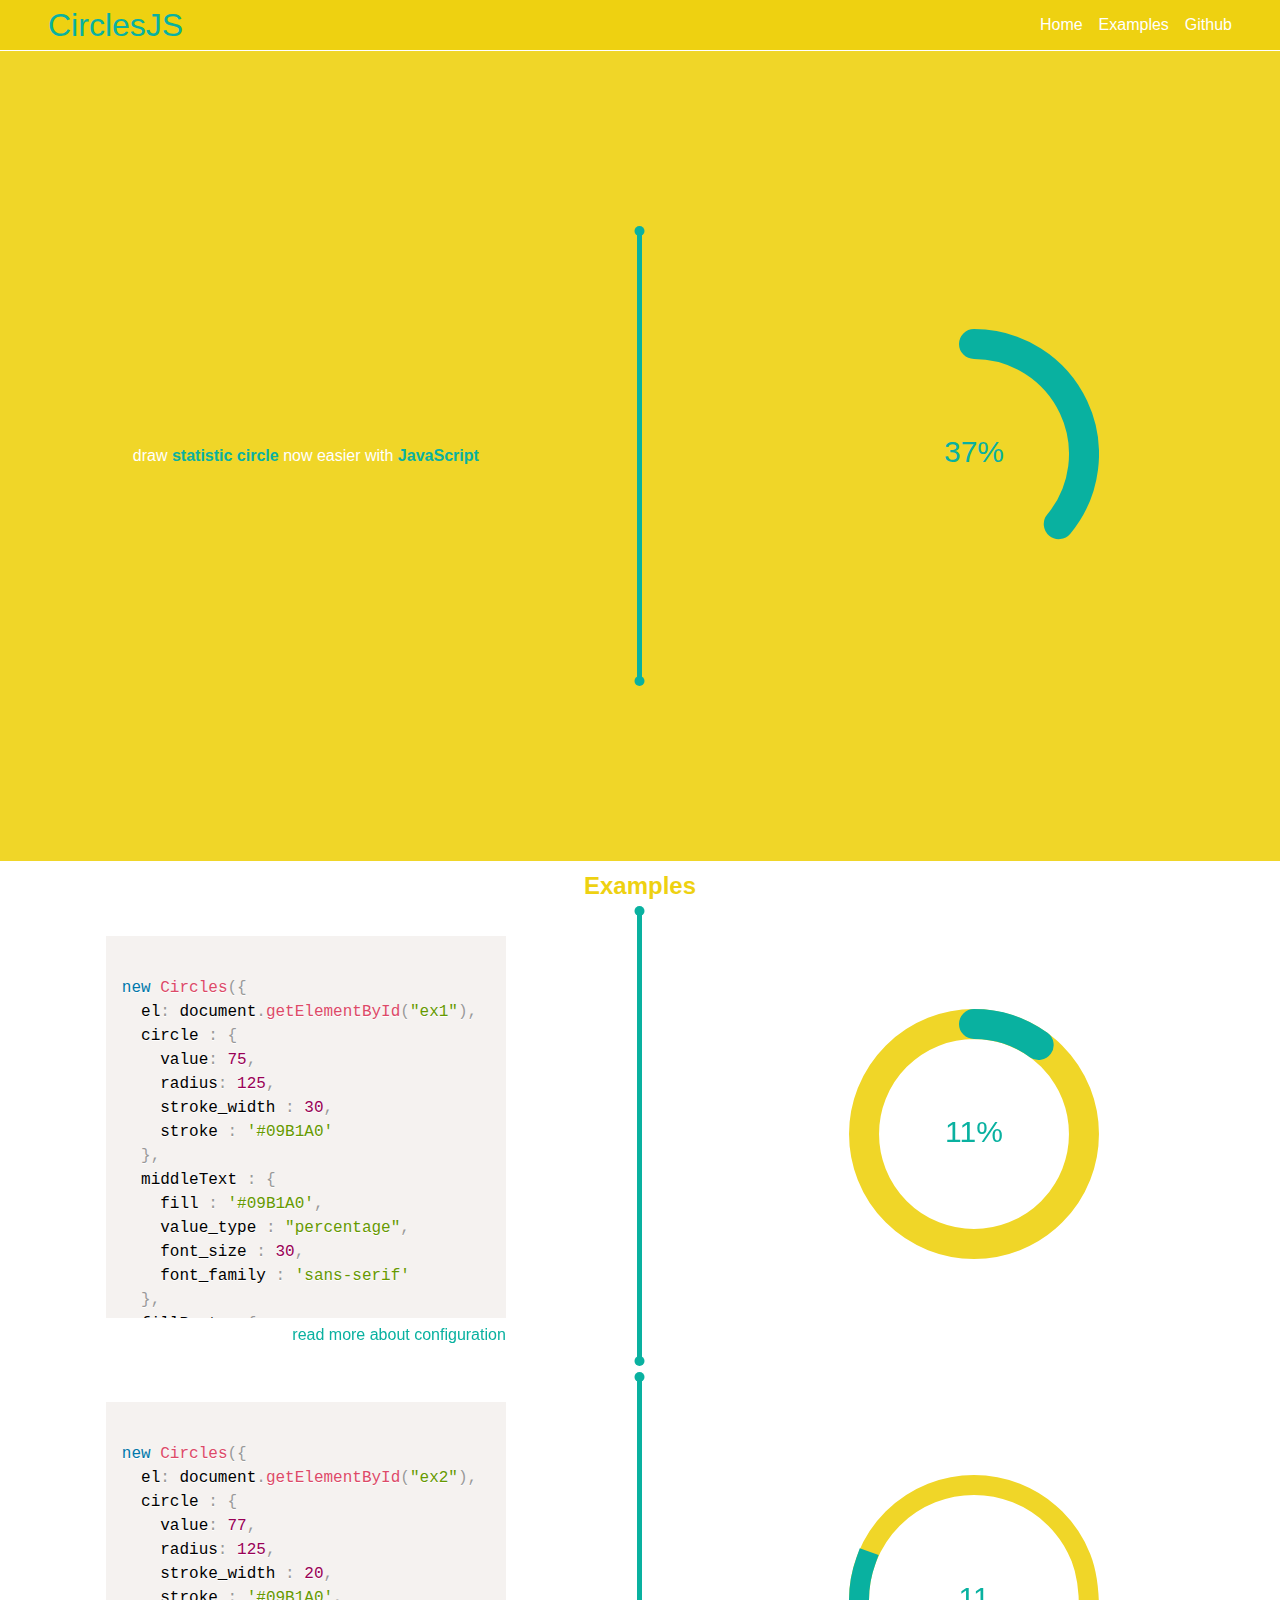
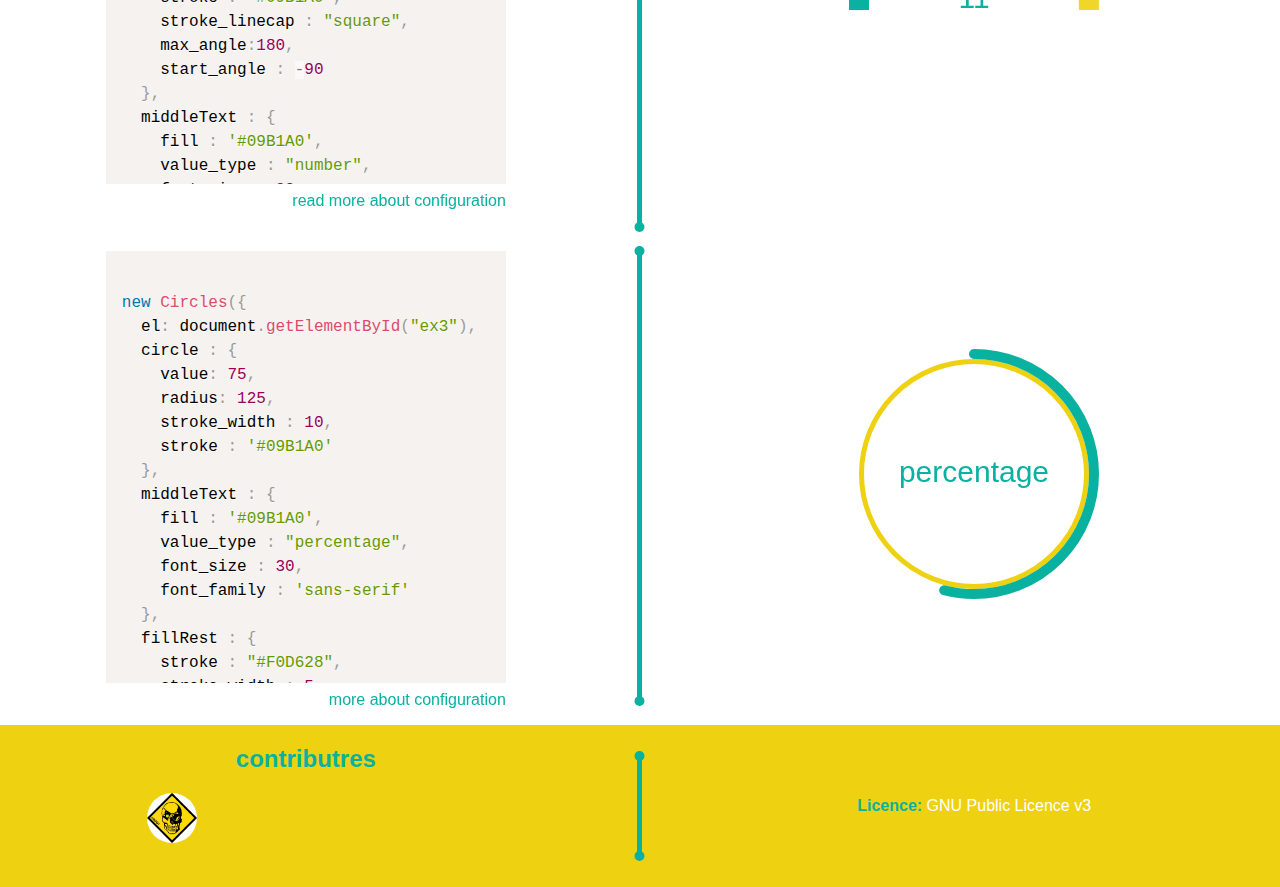
<file: CirclesJS/index.html>
<!DOCTYPE html>
<html lang="en">
<head>
  <meta charset="UTF-8">
  <meta name="viewport" content="width=device-width, initial-scale=1.0">
  <meta http-equiv="X-UA-Compatible" content="ie=edge">
  <title>CirclesJS Home</title>
  <script src="js/CirclesJS.min.js"></script>
  <script src="js/prism.js"></script>
  <link rel="stylesheet" href="css/prism.css">
  <link rel="stylesheet" href="css/index.css">
</head>
<body>
  <section id="banner" role="banner">
    <!-- #region header-->
    <header id="top-header">
      <div class="container">
        <div id="logo">
          <h1>CirclesJS</h1>
        </div>
        <nav id="navigation-menu" role="navigation">
          <ul>
            <li><a href="index.html">Home</a></li>
            <li><a href="index.html#examples">Examples</a></li>
            <li><a href="https://www.github.com/Suicv/CirclesJS">Github</a></li>
          </ul>
        </nav>
      </div>
    </header>
    <!-- #endregion header -->
    <!-- #region banner-->
    <div class="container">
      <div class="presentation">
        <div>
          <p>draw <strong>statistic circle</strong> now easier with <strong>JavaScript</strong></p>
        </div>
        <span class="separator"></span>
        <div>
          <svg class="circle" id="presCircle" viewBox="0 0 250 250"></svg>
        </div>
      </div>
    </div>
    <!-- #endregion banner -->
  </section>

  <section id="examples">
    <div class="container">
      <div id="example-text">
        <h2>Examples</h2>
      </div>
      <!-- #region example1 -->
      <div class="example-content">
        <div class="presentation">
          <div class="example-code">
            <pre class="language-js">
              <code class="language-js">
new Circles({
  el: document.getElementById("ex1"),
  circle : {
    value: 75,
    radius: 125,
    stroke_width : 30,
    stroke : '#09B1A0'
  },
  middleText : {
    fill : '#09B1A0',
    value_type : "percentage",
    font_size : 30,
    font_family : 'sans-serif'
  },
  fillRest : {
    stroke : "#F0D628"
  }
}).animate(5000)
              </code>
            </pre>
            <p style="text-align: right;"><a href="documentation.html">read more about configuration</a></p>
          </div>
          <span class="separator"></span>
          <div>
            <svg class="circle" viewBox="0 0 250 250" id="ex1"></svg>
          </div>
        </div>
      </div>
      <!-- #endregion example1-->
      <!-- #region example2 -->
      <div class="example-content">
        <div class="presentation">
          <div class="example-code">
            <pre class="language-js">
              <code class="language-js">
new Circles({
  el: document.getElementById("ex2"),
  circle : {
    value: 77,
    radius: 125,
    stroke_width : 20,
    stroke : '#09B1A0',
    stroke_linecap : "square",
    max_angle:180,
    start_angle : -90
  },
  middleText : {
    fill : '#09B1A0',
    value_type : "number",
    font_size : 30,
    font_family : 'sans-serif'
  },
  fillRest : {
    stroke : "#F0D628"
  }
}).animate(5000)
              </code>
            </pre>
            <p style="text-align: right;"><a href="documentation.html">read more about configuration</a></p>
          </div>
          <span class="separator"></span>
          <div>
            <svg class="circle" viewBox="0 0 250 250" id="ex2"></svg>
          </div>
        </div>
      </div>
      <!-- #endregion example2 -->
      <!-- #region example3 -->
      <div class="example-content">
        <div class="presentation">
          <div class="example-code">
            <pre class="language-js" style="text-align: left; overflow: scroll; height: 400px;">
              <code class="language-js">
new Circles({
  el: document.getElementById("ex3"),
  circle : {
    value: 75,
    radius: 125,
    stroke_width : 10,
    stroke : '#09B1A0'
  },
  middleText : {
    fill : '#09B1A0',
    value_type : "percentage",
    font_size : 30,
    font_family : 'sans-serif'
  },
  fillRest : {
    stroke : "#F0D628",
    stroke_width : 5,
    radius: 125-10
  }
}).animate(5000)
              </code>
            </pre>
            <p style="text-align: right;"><a href="documentation.html">more about configuration</a></p>
          </div>
          <span class="separator"></span>
          <div>
            <svg class="circle" viewBox="0 0 250 250" id="ex3"></svg>
          </div>
        </div>
      </div>
      <!-- #endregion example3 -->
    </div>
  </section>

  <footer>
    <div class="container presentation">
      <div class="contributres">
        <h2>contributres</h2>
        <div>
          <a href="https://www.github.com/SuicV"><img class="contributer-img" src="img/suicv_cont.jpg" title="SuicV github"></a>
        </div>
      </div>
      <span class="separator"></span>
      <div class="Licence">
        <p><strong>Licence:</strong> GNU Public Licence v3</p>
      </div>
    </div>
  </footer>
  <script>
    // presentation circle 
    new Circles({
      el: document.getElementById("presCircle"),
      circle : {
        value: 100,
        radius: 125,
        stroke_width : 30,
        stroke : '#09B1A0'
      },
      middleText : {
        fill : '#09B1A0',
        value_type : "percentage",
        font_size : 30,
        font_family : 'sans-serif'
      }
    }).animate(2000)
    // example 1
    new Circles({
      el: document.getElementById("ex1"),
      circle : {
        value: 75,
        radius: 125,
        stroke_width : 30,
        stroke : '#09B1A0'
      },
      middleText : {
        fill : '#09B1A0',
        value_type : "percentage",
        font_size : 30,
        font_family : 'sans-serif'
      },
      fillRest : {
        stroke : "#F0D628"
      }
    }).animate(5000)
    // example 2
    new Circles({
      el: document.getElementById("ex2"),
      circle : {
        value: 77,
        radius: 125,
        stroke_width : 20,
        stroke : '#09B1A0',
        stroke_linecap : "square",
        max_angle:180,
        start_angle : -90
      },
      middleText : {
        fill : '#09B1A0',
        value_type : "number",
        font_size : 30,
        font_family : 'sans-serif'
      },
      fillRest : {
        stroke : "#F0D628"
      }
    }).animate(5000)
    // example 3 
    new Circles({
      el: document.getElementById("ex3"),
      circle : {
        value: 75,
        radius: 125,
        stroke_width : 10,
        stroke : '#09B1A0'
      },
      middleText : {
        fill : '#09B1A0',
        text : "percentage",
        font_size : 30,
        font_family : 'sans-serif'
      },
      fillRest : {
        stroke : "#eed111",
        stroke_width : 5,
        radius: 115
      }
    }).animate(1000)
  </script>
</body>
</html>
</file>
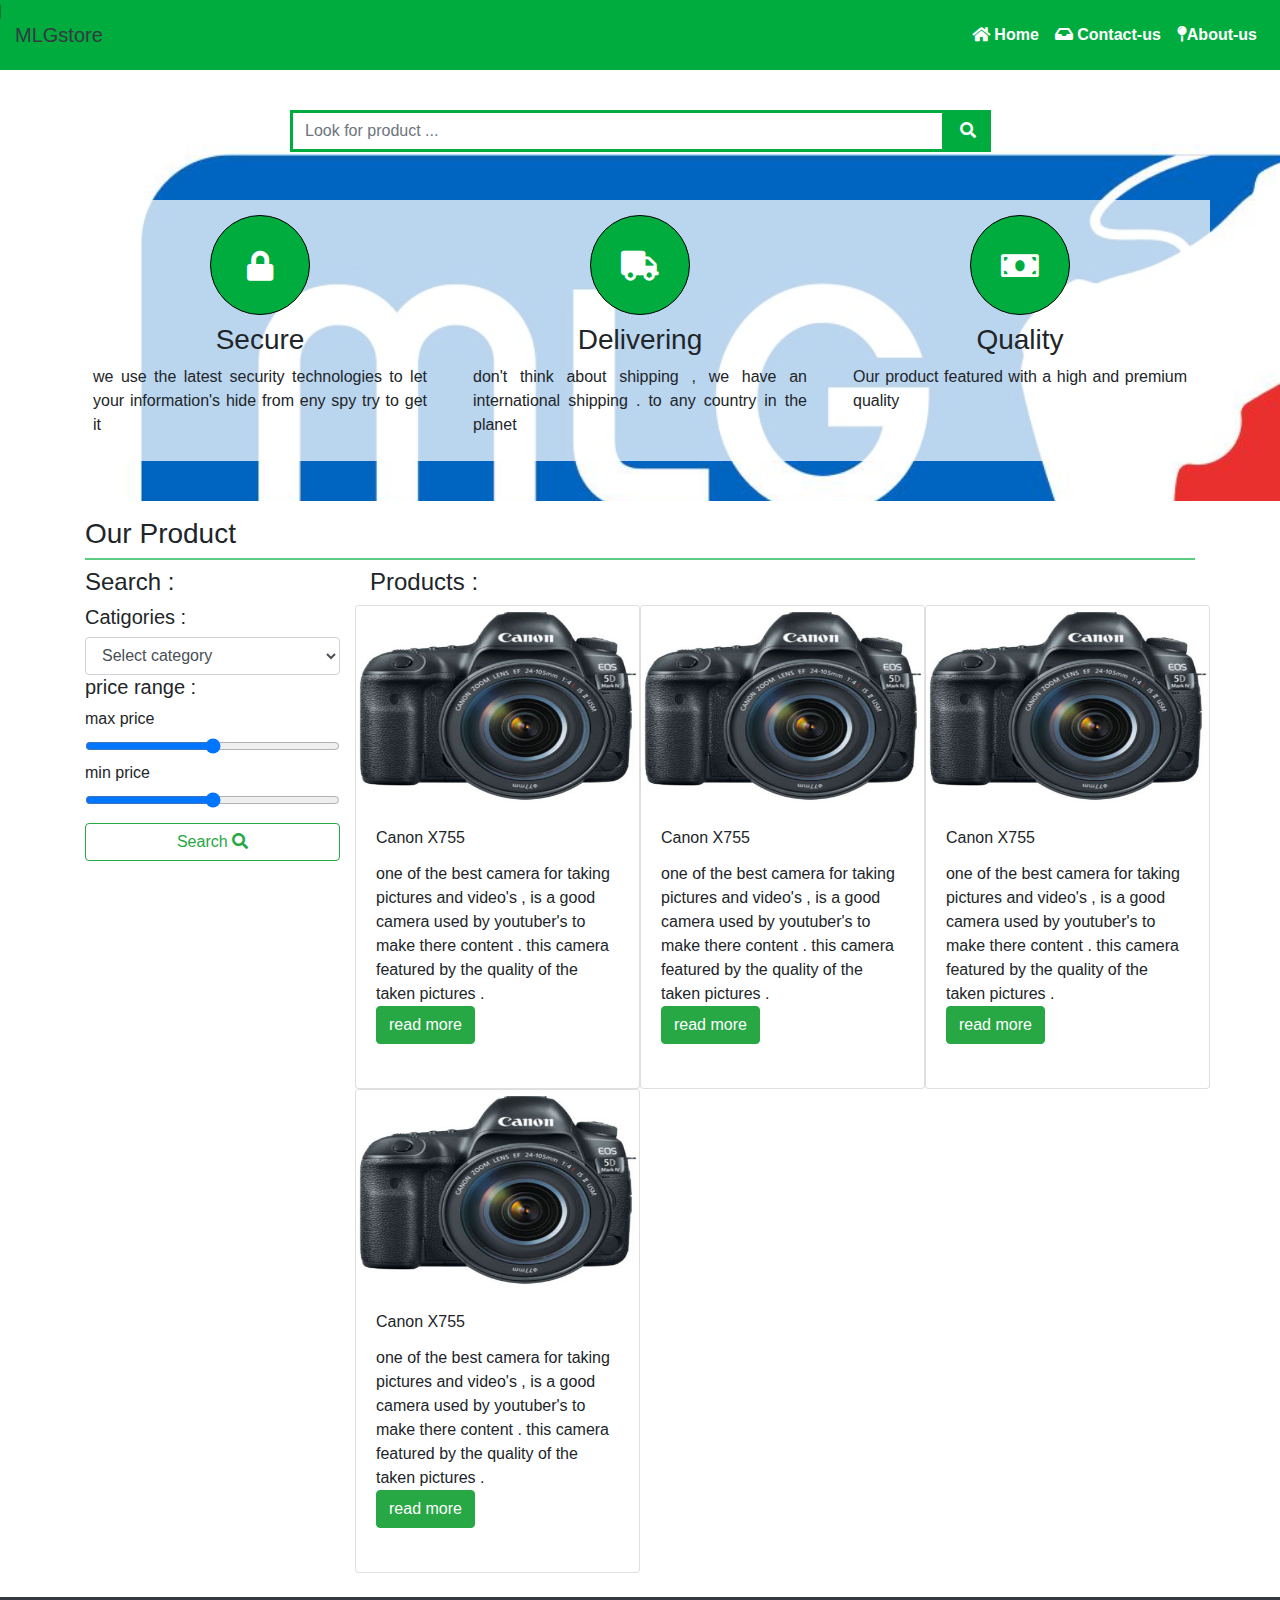
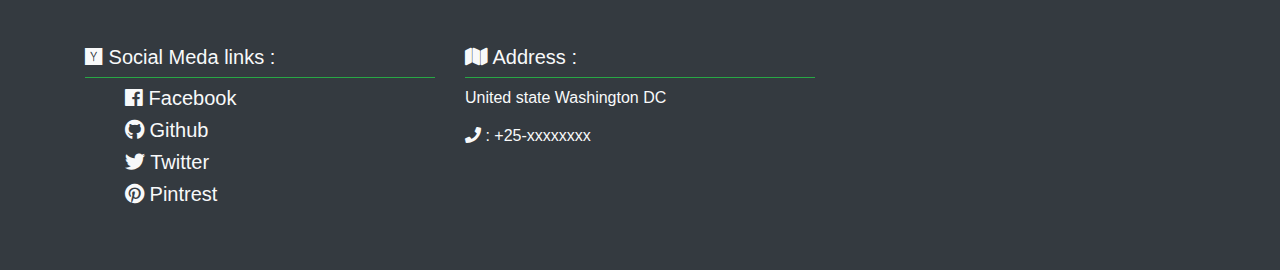
<file: MLGstore/index.html>
<!DOCTYPE html>
<html xmlns="http://www.w3.org/1999/html">
		<head>
			<title></title>
			<meta charset="UTF-8" />
			<meta name="viewport" content="width=device-width, initial-scale=1.0">
			<!-- STYLESHEET -->
			<link rel="stylesheet" href="../Type it/css/bootstrap/bootstrap-grid.min.css"/>
			<link rel="stylesheet" href="../Type it/css/bootstrap/bootstrap.min.css"/>
			<link rel="stylesheet" href="../Type it/css/font-awesome/css/fontawesome-all.min.css
"/>
			<link rel="stylesheet" type="text/css" href="css.css" />
		</head>
		<body>
			<!-- START HEADER-->
			<header class="navbar navbar-light navbar-expand-lg p-0" >
				<div class="container-fluid" >
					<a class="navbar-brand text-dark navbar-logo" href="#">MLGstore</a>
					<button class="navbar-toggler" type="button" data-toggle="collapse" data-target="#navigation-bar" aria-controls="navigation-bar" aria-expanded="false" aria-label="Toggle navigation">
						<span class="navbar-toggler-icon" style="color:black !important; border-color:white !important;"></span>
					</button>
					<nav id="navigation-bar" class="collapse navbar-collapse justify-content-lg-end">
						<ul class="navbar-nav">
							<li class="nav-item">
								<a class="nav-link pl-2 pr-2 p-0" href="#"><i class="fas fa-home"></i> Home</a>
							</li>
							<li class="nav-item">
								<a class="nav-link pl-2 pr-2 p-0" href="#"><i class="fas fa-inbox"></i> Contact-us</a>
							</li>
							<li class="nav-item">
								<a class="nav-link pl-2 pr-2 p-0" href="#"><i class="fas fa-map-pin"></i>About-us</a>
							</li>
						</ul>
					</nav>
				</div>
			</header><!-- END HEADER -->
			<!-- START SLIDE MENU -->
			<div id="slide-menu">
				<h5 style="text-align: right;"><i id="closeBtn" class="fas fa-backward"></i></h5>
				<nav role="navigation">
					<div id="Home" class="d-none">
						<h3>Home</h3>
						<ul>
							<li><a href="#feature">Feature</a></li>
							<li><a href="#product-by-category">Products</a></li>
							<li><a href="#address">Address</a></li>
							<li><a href="#social-media">Social Media</a></li>
							<li><a href="#footer">Bottom</a></li>
						</ul>
					</div>
					<div id="Contact-us" class="d-none">
						<h3>contact us</h3>
						<ul>
							<li><a href="#feature">Feature</a></li>
							<li><a href="#product-by-category">Products</a></li>
							<li><a href="#address">Address</a></li>
							<li><a href="#social-media">Social Media</a></li>
							<li><a href="#footer">Bottom</a></li>
						</ul>
					</div>
					<div id="About-us" class="d-none">
						<h3>About Us</h3>
						<ul>
							<li><a href="#feature">Feature</a></li>
							<li><a href="#product-by-category">Products</a></li>
							<li><a href="#address">Address</a></li>
							<li><a href="#social-media">Social Media</a></li>
							<li><a href="#footer">Bottom</a></li>
						</ul>
					</div>
				</nav>
			</div><!-- END SLID MENU -->
			<!-- START SEARCH SECTION -->
			<section class="search-section" role="search">
				<div class="search-product">
					<form class="search-product-form col-12 d-block " action="#">
						<div id="search-product" style="max-width: 700px ;min-width: 200px; margin:0 auto;" >
							<div class="input-group">
								<input class="form-control" type="search" autocomplete="off" placeholder="Look for product ..." aria-describedby="search"/>
								<div class="input-group-prepend d-inline">
									<button class="btn" id="search"><i class="fas fa-search"></i></button>
								</div>
							</div>
							<div id="search-results" style="background-color:white;">
							</div>
						</div>
					</form>
				</div>
				<div class="container pt-5">
					<div class="row">
						<!-- FEATURE SECURITY-->
						<div class="col-md-4 col-sm-12 feature">
							<div class="feature-icon d-inline-block">
								<i class="fas fa-lock"></i>
							</div>
							<div class="feature-presentation p-2">
								<h3>Secure</h3>
								<p>we use the latest security technologies to let your information's hide from eny spy try to get it </p>
							</div>
						</div>
						<!-- DELIVERING FEATURE -->
						<div class="col-md-4 col-sm-12 feature">
							<div class="feature-icon d-inline-block">
								<i class="fas fa-truck"></i>
							</div>
							<div class="feature-presentation p-2">
								<h3>Delivering</h3>
								<p>don't think about shipping , we have an international shipping . to any country in the planet</p>
							</div>
						</div>
						<!-- QUALITY FEATURE -->
						<div class="col-md-4 col-sm-12 feature">
							<div class="feature-icon d-inline-block">
								<i class="fas fa-money-bill"></i>
							</div>
							<div class="feature-presentation p-2">
								<h3>Quality</h3>
								<p>Our product featured with a high and premium quality  </p>
							</div>
						</div>
					</div>
				</div>
			</section><!--END SEARCH SECTION -->
			<!-- START SHOWING  PRODUCT -->
			<section class="container pb-4">
				<div>
					<h3 class="pb-2 pt-3" style="border-bottom : 2px solid rgba(0, 172, 61, 0.63) ;">Our Product</h3>
					<div class="row">
						<aside class="col-md-12 col-lg-3">
							<h4>Search : </h4>
							<!-- START SEARCH BY CATEGORIES-->
							<div class="categories">
								<h5>Catigories :</h5>
								<select name="catigory" id="" class="w-100 form-control">
									<option value="">Select category</option>
									<option value="vedio-games">video games</option>
									<option value="laptop's">laptop's</option>
									<option value="pc-gamer">pc-gamer</option>
									<option value="setup">setup</option>
									<option value="camera">camera</option>
								</select>
							</div><!-- END SEARCH BY CATEGORIES -->
							<!-- START SEARCH BY PRICE-->
							<div class="price-range">
								<h5>price range :</h5>
								<span>max price</span>
								<input id="max-price" class="w-100 form-control" type="range" min="0" step="50" max="20000" />
								<span>min price</span>
								<input id="min-price" class="w-100 form-control" type="range" min="0" step="50" max="20000" />
								<span id="range-price"></span>
							</div>
							<!-- END SEARCH BY PRICE -->
							<button class="btn btn-outline-success w-100 mt-2">Search <i class="fas fa-search"></i> </button>
						</aside>
						<div class="col-md-12 col-lg-9">
							<h4>Products : </h4>
							<div class="row">
								<div class="product card col-sm-12 col-md-4 pb-4 pl-0 pr-0">
									<img class="product-img card-img-top w-100" src="img/canon.png" alt="camera"/>
									<div class="product-info card-body">
										<div class="product-name card-title">Canon X755</div>
										<div class="product-presentation card-text">one of the best camera for taking pictures and video's ,
											is a good camera used by youtuber's to make there content .
											this camera featured by the quality of the taken pictures .
										</div>
										<a class="btn btn-success" href="#">read more</a>
									</div>
								</div>
								<div class="product card col-sm-12 col-md-4 pb-4 pl-0 pr-0">
									<img class="product-img card-img-top w-100" src="img/canon.png" alt="camera"/>
									<div class="product-info card-body">
										<div class="product-name card-title">Canon X755</div>
										<div class="product-presentation card-text">one of the best camera for taking pictures and video's ,
											is a good camera used by youtuber's to make there content .
											this camera featured by the quality of the taken pictures .
										</div>
										<a class="btn btn-success" href="#">read more</a>
									</div>
								</div>
								<div class="product card col-sm-12 col-md-4 pb-4 pl-0 pr-0">
									<img class="product-img card-img-top w-100" src="img/canon.png" alt="camera"/>
									<div class="product-info card-body">
										<div class="product-name card-title">Canon X755</div>
										<div class="product-presentation card-text">one of the best camera for taking pictures and video's ,
											is a good camera used by youtuber's to make there content .
											this camera featured by the quality of the taken pictures .
										</div>
										<a class="btn btn-success" href="#">read more</a>
									</div>
								</div>
								<div class="product card col-sm-12 col-md-4 pb-4 pl-0 pr-0">
									<img class="product-img card-img-top w-100" src="img/canon.png" alt="camera"/>
									<div class="product-info card-body">
										<div class="product-name card-title">Canon X755</div>
										<div class="product-presentation card-text">one of the best camera for taking pictures and video's ,
											is a good camera used by youtuber's to make there content .
											this camera featured by the quality of the taken pictures .
										</div>
										<a class="btn btn-success" href="#">read more</a>
									</div>
								</div>
							</div>
						</div>
					</div>
				</div>
			</section><!-- END SHOWING PRODUCT-->

			<!-- SART FOOTER -->
			<footer id="footer" class="container-fluid bg-dark">
				<div class="container pt-5 pb-5">
					<div class="row">
						<!-- START SOCIAL MEDA LINKS-->
						<div class="socialmeda col-sm-12 col-md-4" id="social-media">
							<h5 class="text-light border-success border-bottom pb-2"><i class="fab fa-hacker-news"></i> Social Meda links : </h5>
							<ul>
								<li><h5><a class="text-light " href="#"><i class="fab fa-facebook"></i> Facebook</a></h5></li>
								<li><h5><a class="text-light" href="#"><i class="fab fa-github"></i> Github</a></h5></li>
								<li><h5><a class="text-light" href="#"><i class="fab fa-twitter"></i> Twitter</a></h5></li>
								<li><h5><a class="text-light" href="#"><i class="fab fa-pinterest"></i> Pintrest</a></h5></li>
							</ul>
						</div><!-- END SOCIAL MEDIA LINKS -->
						<div class="socialmeda col-sm-12 col-md-4" id="address">
							<h5 class="text-light border-success border-bottom pb-2"><i class="fas fa-map"></i> Address :</h5>
							<address class="text-light">
								United state Washington DC

							</address>
							<h6 class="text-light"><i class="fas fa-phone"></i> : +25-xxxxxxxx</h6>
						</div>

					</div>
				</div>
			</footer><!-- END FOOTER-->
			<div id="scroll-top" class="btn btn-success d-none" >
				<h3><i class="fas fa-arrow-up"></i></h3>
			</div>
			<!-- SCRIPTS -->
			<script type="text/javascript" src="../Type it/js/jquery.js"></script>
			<script type="text/javascript" src="../Type it/js/bootstrap.min.js"></script>
			<script type="text/javascript" src="../Type it/js/bootstrap.bundle.min.js"></script>
			<script src="app.js" type="text/javascript"></script>
		</body>
	</html>
</file>
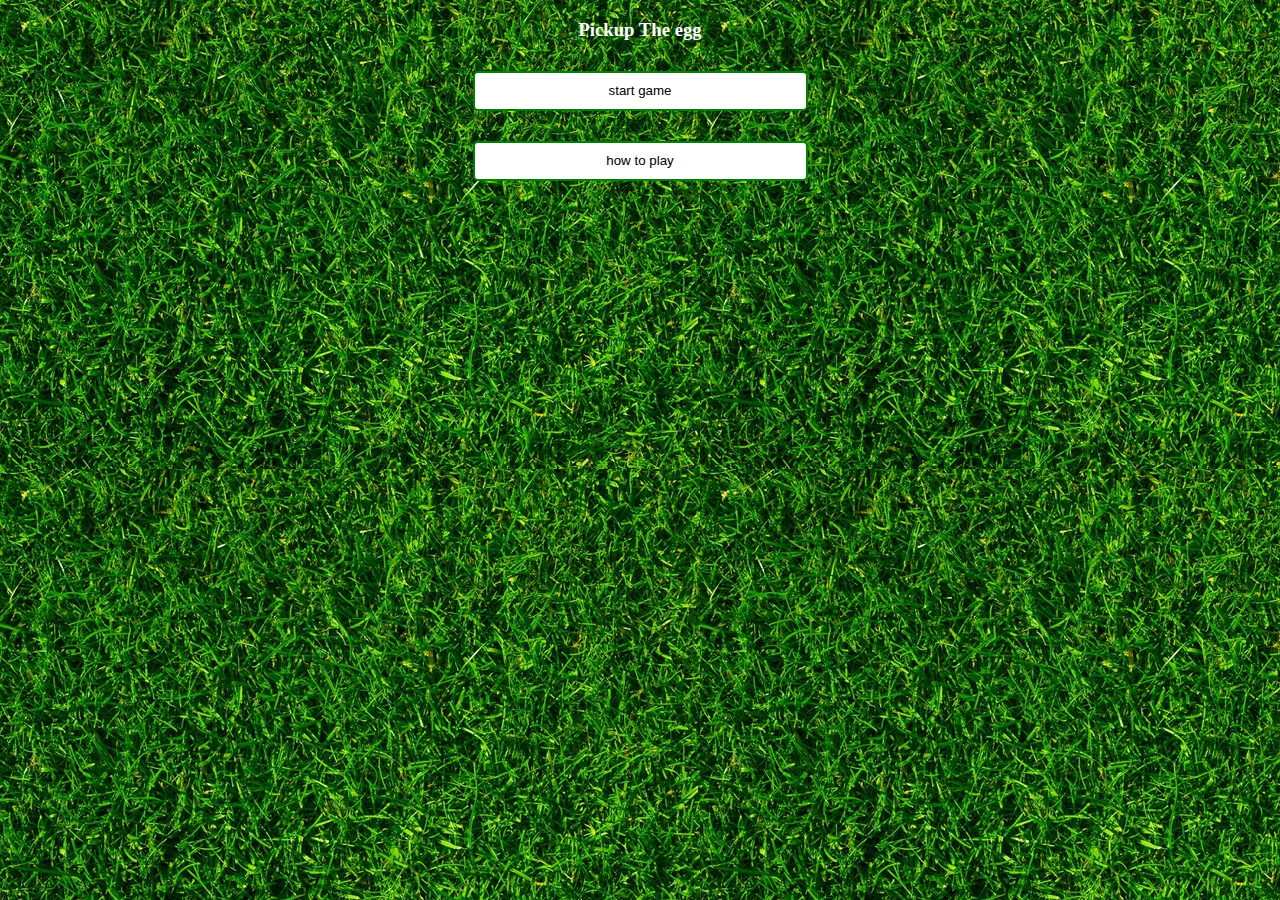
<file: pickup egg/index.html>
<!doctype html>
<html lang="en">
<head>
	<meta charset="UTF-8">
	<title>Pickup egg</title>
	<link rel="stylesheet" href="game.css"/>
</head>
<body>
	<div class="menu">
		<div id="logo">
			<h3>Pickup The egg</h3>
		</div>
		<button class="menu-btn" id="stargame-btn">
			start game
		</button>
		<button class="menu-btn" id="rulesgame-btn">
			how to play
		</button>
	</div>
	<div style="display: none;" id="how-to-play">
		<p style="padding-left: 50px;">the main rule of the game is to pickup dropped eggs without crashing more than 4 eggs if that's happen this game is over .</p>
	</div>
	<div style="display: none;" id="game-screen">
		<p id="score-board">score : <strong id="score">0</strong> || crashed eggs : <strong id="crashed-eggs">0</strong></p>
		<div class="chicken-row">
			<img class="chicken" src="img/chicken.svg" alt=""/>
			<img class="chicken" src="img/chicken.svg" alt=""/>
			<img class="chicken" src="img/chicken.svg" alt=""/>
		</div>
		<div class="bag-div">
			<img class="bag" src="img/bag.png" alt=""/>
		</div>
	</div>
	<div style="display: none;" id="game-over">
		<h3>game over . your high score : <strong id="high-score"></strong></h3>
	</div>
	<script src="game.js"></script>
</body>
</html>
</file>
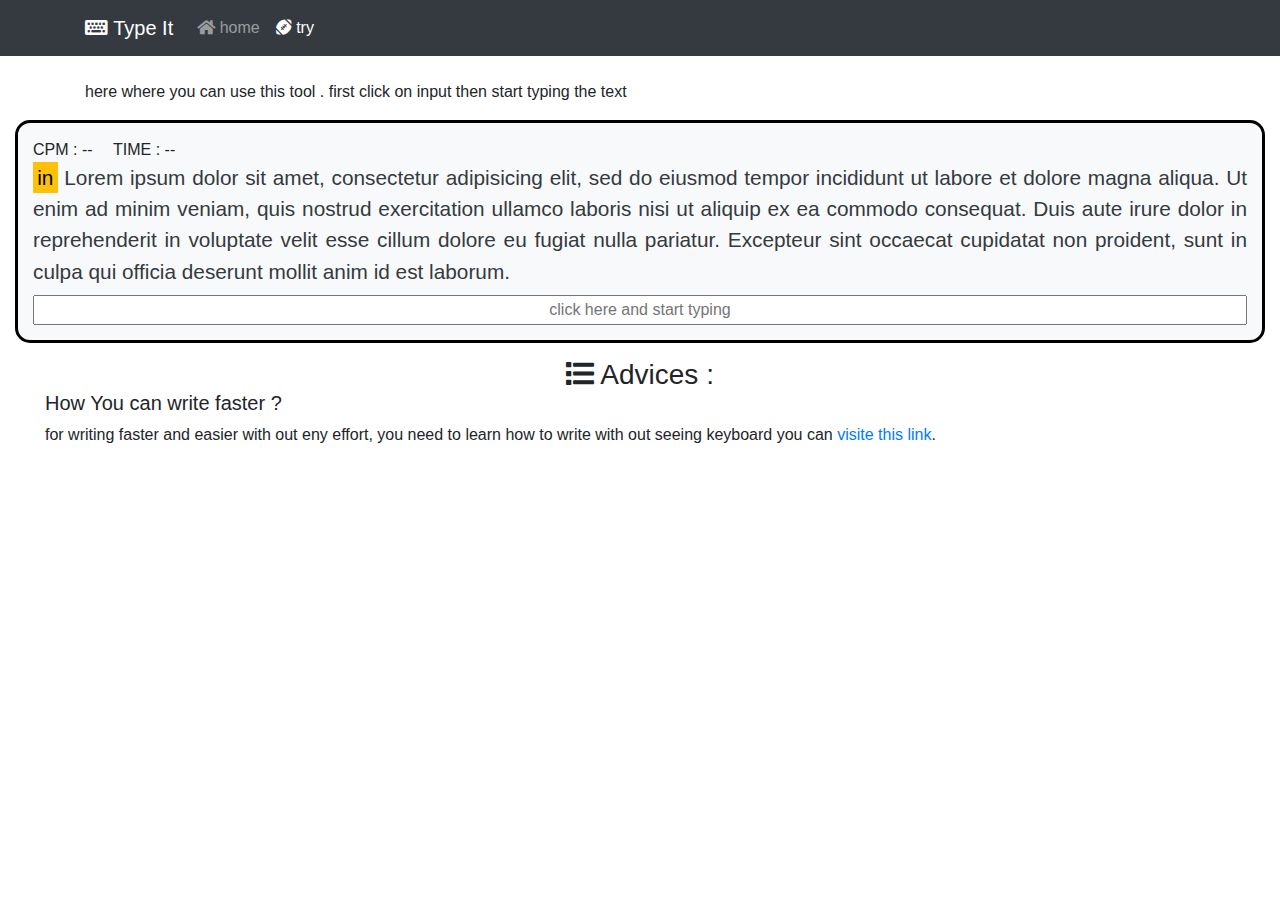
<file: Type it/try.html>
<!DOCTYPE html>
<html>
	<head>
		<title>Try It : tool</title>
		<meta charset="UTF-8" />
		<meta name="viewport" content="width=device-width, initial-scale=1.0">

		<!-- STYLESHEET -->
		<link rel="stylesheet" type="text/css" href="css/bootstrap/bootstrap-grid.min.css" />
		<link rel="stylesheet" type="text/css" href="css/bootstrap/bootstrap.min.css" />
		<link rel="stylesheet" href="css/font-awesome/css/fontawesome-all.min.css"/>
		<link rel="stylesheet" type="text/css" href="css/try.css" />
	</head>
	<body>
		<!-- START OF HEADER -->
		<header class="navbar navbar-expand-lg  navbar-dark bg-dark">
			<div class="container">
				<div>
					<a class="navbar-brand" href="index.html"><i class="fas fa-keyboard"> </i> Type It</a>
				</div>
				<button class="navbar-toggler" type="button" data-toggle="collapse" data-target="#navbarSupportedContent" aria-controls="navbarSupportedContent" aria-expanded="false" aria-label="Toggle navigation">
					<span class="navbar-toggler-icon"></span>
				</button>
				<nav  class="collapse navbar-collapse" id="navbarSupportedContent">
					<ul class="navbar-nav">
						<li class="nav-item ">
							<a class="nav-link" href="index.html"><i class="fas fa-home"></i> home</a>
						</li>
						<li class="nav-item active ">
							<a class="nav-link" href=try.html"><i class="fas fa-football-ball"></i> try</a>
						</li>
					</ul>
				</nav>
			</div>
		</header><!-- END OF HEADER-->

		<!-- START CONTENT -->
		<div class="container-fluid mt-4 ">
			<div class="container">
				<p>here where you can use this tool . first click on input then start typing the text</p>
			</div>
			<!-- START RESULTS DIV-->
			<div class="resultes" id="results">
			</div><!-- END RESULTS DIV-->

			<!--START TOOL DIV-->
			<div class="tool bg-light">
				<div class="statistics">
					<div class="d-inline mr-3" id="CPM">
						<h6 class="d-inline">CPM : </h6>
						<span>--</span>
					</div>
					<div class="d-inline" id="time">
						<h6 class="d-inline">TIME : </h6>
						<span>--</span>
					</div>
				</div>
				<div class="textToWrite" >
					<span class="text-dark unwrited" id="text_2_write"></span>
				</div>
				<!-- INPUT OF TYPING-->
				<input class="typing mt-2" value="" placeholder="click here and start typing"/>
			</div><!-- END TOOL DIV -->

			<!-- START INFO DIV-->
			<div class="row container-fluid" style="margin-left:0;margin-right: 0;">
				<div class="col-12">
					<div style="text-align: center;">
						<h3 class="d-inline"><i class="fas fa-list"></i> Advices :</h3>
					</div>
					<h5>How You can write faster ?</h5>
					<p>for writing faster and easier with out eny effort, you need to learn how to write with out seeing keyboard
					you can <a href="https://www.ratatype.com/learn/" target="_blank">visite this link</a>.</p>
				</div>
			</div><!-- END INFO DIV -->
		</div>

		<!-- END CONTENT -->
		<!-- SCRIPTS -->
		<script type="text/javascript" src="js/jquery.js"></script>
		<script type="text/javascript" src="js/bootstrap.min.js"></script>
		<script type="text/javascript" src="js/bootstrap.bundle.min.js"></script>
		<script src="js/app.js" type="text/javascript"></script>
	</body>
</html>
</file>
<file: CirclesJS/css/prism.css>
/* PrismJS 1.15.0
https://prismjs.com/download.html#themes=prism&languages=markup+css+clike+javascript */
/**
 * prism.js default theme for JavaScript, CSS and HTML
 * Based on dabblet (http://dabblet.com)
 * @author Lea Verou
 */

code[class*="language-"],
pre[class*="language-"] {
	color: black;
	background: none;
	text-shadow: 0 1px white;
	font-family: Consolas, Monaco, 'Andale Mono', 'Ubuntu Mono', monospace;
	text-align: left;
	white-space: pre;
	word-spacing: normal;
	word-break: normal;
	word-wrap: normal;
	line-height: 1.5;

	-moz-tab-size: 4;
	-o-tab-size: 4;
	tab-size: 4;

	-webkit-hyphens: none;
	-moz-hyphens: none;
	-ms-hyphens: none;
	hyphens: none;
}

pre[class*="language-"]::-moz-selection, pre[class*="language-"] ::-moz-selection,
code[class*="language-"]::-moz-selection, code[class*="language-"] ::-moz-selection {
	text-shadow: none;
	background: #b3d4fc;
}

pre[class*="language-"]::selection, pre[class*="language-"] ::selection,
code[class*="language-"]::selection, code[class*="language-"] ::selection {
	text-shadow: none;
	background: #b3d4fc;
}

@media print {
	code[class*="language-"],
	pre[class*="language-"] {
		text-shadow: none;
	}
}

/* Code blocks */
pre[class*="language-"] {
	padding: 1em;
	margin: .5em 0;
	overflow: auto;
}

:not(pre) > code[class*="language-"],
pre[class*="language-"] {
	background: #f5f2f0;
}

/* Inline code */
:not(pre) > code[class*="language-"] {
	padding: .1em;
	border-radius: .3em;
	white-space: normal;
}

.token.comment,
.token.prolog,
.token.doctype,
.token.cdata {
	color: slategray;
}

.token.punctuation {
	color: #999;
}

.namespace {
	opacity: .7;
}

.token.property,
.token.tag,
.token.boolean,
.token.number,
.token.constant,
.token.symbol,
.token.deleted {
	color: #905;
}

.token.selector,
.token.attr-name,
.token.string,
.token.char,
.token.builtin,
.token.inserted {
	color: #690;
}

.token.operator,
.token.entity,
.token.url,
.language-css .token.string,
.style .token.string {
	color: #9a6e3a;
	background: hsla(0, 0%, 100%, .5);
}

.token.atrule,
.token.attr-value,
.token.keyword {
	color: #07a;
}

.token.function,
.token.class-name {
	color: #DD4A68;
}

.token.regex,
.token.important,
.token.variable {
	color: #e90;
}

.token.important,
.token.bold {
	font-weight: bold;
}
.token.italic {
	font-style: italic;
}

.token.entity {
	cursor: help;
}
</file>
<file: CirclesJS/css/index.css>
* {
  margin: 0;
  padding: 0;
  list-style: none;
  text-decoration: none;
}

body {
  font-family: "Ubuntu", "Segoe UI", "Arial", sans-serif;
}

table {
  overflow-x: scroll;
  border-collapse: collapse;
}
table td {
  border: solid 1px black;
  padding: 3px;
}
table thead {
  text-align: center;
  vertical-align: middle;
  font-weight: bold;
}

.container {
  max-width: 1200px;
  padding: 0 1em;
  margin: 0 auto;
}

#top-header {
  background-color: #eed111;
  border-bottom: 1px solid white;
}
#top-header .container {
  min-height: 50px;
  display: flex;
  flex-flow: row nowrap;
  justify-content: space-between;
  align-items: center;
}
#top-header #logo {
  padding: 0 0.5em;
}
#top-header #logo h1 {
  color: #09B1A0;
  font-weight: lighter;
}
#top-header #navigation-menu ul {
  display: flex;
  flex-flow: row;
}
#top-header #navigation-menu a {
  padding: 0 0.5em;
  color: white;
}

@media only screen and (max-width: 550px) {
  #top-header .container {
    display: block;
  }
  #top-header #logo {
    text-align: center;
  }
  #top-header #navigation-menu ul {
    justify-content: center;
  }
}
.circle {
  height: 250px;
  width: 250px;
}

#banner {
  background: #F0D628;
}
#banner .presentation {
  min-height: 90vh;
  color: white;
}

.presentation {
  display: flex;
  flex-flow: row wrap;
  justify-content: space-around;
  align-items: center;
}
.presentation strong {
  color: #09B1A0;
}
.presentation div {
  width: 33.33%;
  text-align: center;
}

.separator {
  display: inline-block;
  height: 50vmin;
  background: #09B1A0;
  width: 5px;
  position: relative;
}
.separator:after {
  content: "";
  position: absolute;
  width: 10px;
  height: 10px;
  background: #09B1A0;
  border-radius: 100%;
  transform: translate(-25%, -50%);
}
.separator:before {
  content: "";
  position: absolute;
  width: 10px;
  height: 10px;
  background: #09B1A0;
  border-radius: 100%;
  transform: translate(-25%, 50%);
  bottom: 0;
}

.example-content {
  padding-bottom: 1em;
}
.example-content a {
  color: #09B1A0;
}
.example-content a:visited {
  color: #09B1A0;
}

#example-text {
  padding: 0.7em 0;
  text-align: center;
  color: #eed111;
}
#example-text h2 {
  display: inline-block;
}

.example-code pre {
  text-align: left;
  overflow: scroll;
  height: 350px;
}

footer {
  color: white;
  background: #eed111;
  padding: 20px 0;
}
footer .presentation .separator {
  height: 100px;
}

.contributres {
  color: #09B1A0;
}
.contributres .contributer-img {
  margin: 20px 0;
  width: 50px;
  height: 50px;
  border-radius: 100%;
}

@media only screen and (max-width: 710px) {
  .presentation {
    padding: 1em 0.5em;
    text-align: center;
    justify-content: space-around;
    flex-direction: column;
  }
  .presentation div {
    width: 100%;
  }

  .separator {
    margin: 1em 0;
    height: 4px !important;
    width: 70vw;
  }
  .separator:before {
    left: 0;
    top: 50%;
    transform: translateY(-50%);
  }
  .separator::after {
    right: 0;
    top: 50%;
    transform: translateY(-50%);
  }

  #examples .presentation {
    padding: 0;
  }
  #examples .example-content a {
    display: inline-block;
    padding-bottom: 1em;
  }
  #examples .separator {
    order: 3;
  }
}

/*# sourceMappingURL=index.css.map */
</file>
<file: MLGstore/css.css>
/* HEADER */
.icon-bar{
  background: red;
}
header{
  min-height: 70px;
  background: rgba(0, 172, 61,1);
}
.navbar-logo , .navbar-logo:hover {
  color : #7c7c7c;
}

li[class="nav-item"]{
  transition: all 500ms;
}
li[class="nav-item"] a {
  font-weight: bold;
  line-height: 70px;

  color:white !important;

  width:100%;

  transition:all 500ms;
}
li[class="nav-item"] a:hover {
  color:black !important;
  background: white ;
}

/*========================================================*/
/* SLIDE MENU */
#slide-menu {
  transition: all 1s;
  position: fixed;
  top: 0;
  bottom: 0;
  left: 0;
  background: rgba(0, 172, 61, 1);
  z-index: 50;
  right: 50%;
  transform: translateX(-100%);

}
@media all and (max-width: 670px) {
  #slide-menu{
    right: 0;
  }
}
#slide-menu h3{
  cursor: default;
}
.show-slid-bar{
  transform : translateX(0) !important;
}
#slide-menu li {
  list-style: none;
}
#slide-menu li a {
  text-decoration: none;
  color:white;
  font-size:1.3rem
}

#slide-menu li a:hover {
  color:black;
}
/*========================================================*/

/* SEARCH PRODUCT */
.search-section {
  padding : 40px 0 40px ;

  background: url("img/mlglogo.jpg") no-repeat fixed;
  background-size: cover;

}
.search-product-form input[type="search"]{
  border:solid rgba(0, 172, 61,1) 3px;
  border-radius: 0;
  color:#000000;
  box-shadow: none;
  max-width: 700px;
  min-width: 200px;
}
#search{
  background: rgba(0, 172, 61,1);
  border:solid rgba(0, 172, 61,1) 3px;
  color:#ffffff;
  transition: all 500ms ease-in-out ;
}
#search:hover{
  border:solid 3px #000000;
  background:black;
}

.feature {
  background: rgba(255, 255, 255, 0.73);
  text-align: center;
  padding-top:15px;
}
.feature-icon{

  background:rgba(0, 172, 61,1);
  border:solid 1px #000000;
  border-radius: 50%;
  color:white;
  width: 100px;
  height: 100px;

}
.feature-icon i {
  line-height: 100px;
  font-size:30px;
}
.feature-presentation p {
  text-align: justify;
}
.comptitionDiv {

}
/*======================================================*/
/* OUR PRODUCT */
.product{
  min-height: 230px;
}
.product-img{
  height: 200px !important;
}
/*=====================================================*/
footer li{
  list-style: none;
}
#scroll-top {
  position :fixed;
  bottom: 10px ;
  right: 10px;
  width:50px;
  height: 50px;
}
</file>
<file: pickup egg/game.css>
body , html {
  padding: 0; margin: 0;

  background : url("img/gazon.jpg") repeat ;
  overflow: hidden;
  max-width: 2000px;
  min-width: 1000px;
}
.menu-btn{
  border:2px solid green ;
  background-color: #ffffff;
  border-radius: 5px;
  display: block;
  width:335px;
  height: 40px;
  margin: 0 auto;
  margin-top: 30px;
  transition: background-color 1s;
}
.menu-btn:hover{
  background-color: green;
  color: white;

}
.chicken-row {
  display: flex;
  flex-direction: row;
  flex-wrap: nowrap;
  justify-content: space-between;
}
.chicken {
  height: 100px;
  width : 100px;
}
#game-screen{
  height: 582px;
}


.bag-div{
  position:absolute;
  height: 150px;
  left: 0;right: 0;
  bottom : 0;
}
.bag{
  position: absolute;
  width: 150px;
  height: 100%;
}
.egg{
  width : 50px;
  height: 50px;
  position: absolute ;
  transition:all 500ms;
}
#game-over{
  background-color:white;
  text-align: center;
  height: 25px;
}
#how-to-play{
  background-color: white ;
  text-align: center;
  height: 25px;
}
#score-board{
  background:white;
}
#logo{
  color:#ffffff;
  text-align: center;
}
.crushedEgg {
  width: 150px;
  height: 150px;
  position: absolute ;
  z-index: 0;
}
</file>
<file: Type it/css/try.css>
.tool{

  margin:15px auto ;

  border:solid black 3px;
  border-radius: 15px;

  padding: 15px;
  text-align: justify;

}
.textToWrite{
  width:100%;
  display: block;
}
.unwrited {
  font-size:1.3rem;
}
.typing{
  display : block  ;

  width: 100%;
  text-align: center;
}
.resultes{
  max-width: 500px;
  min-width:250px;
  margin:15px auto ;

}
</file>
